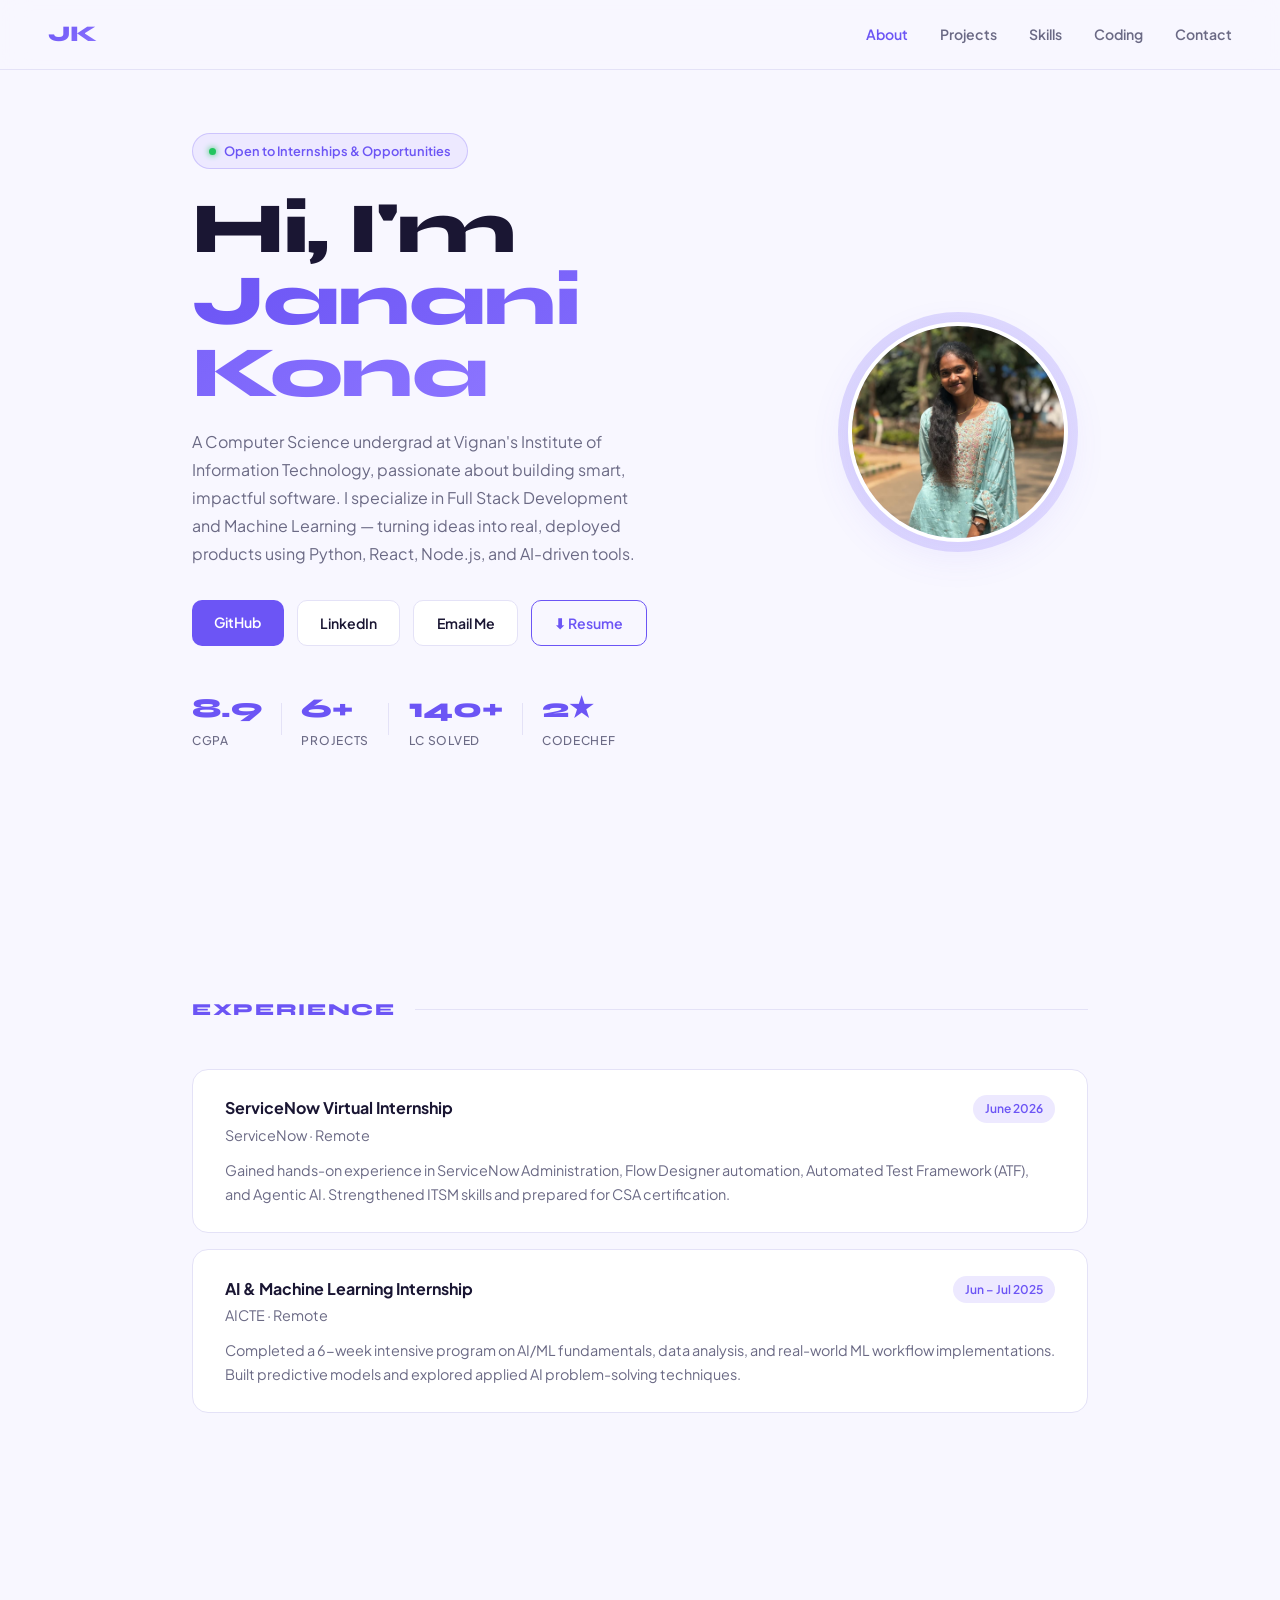
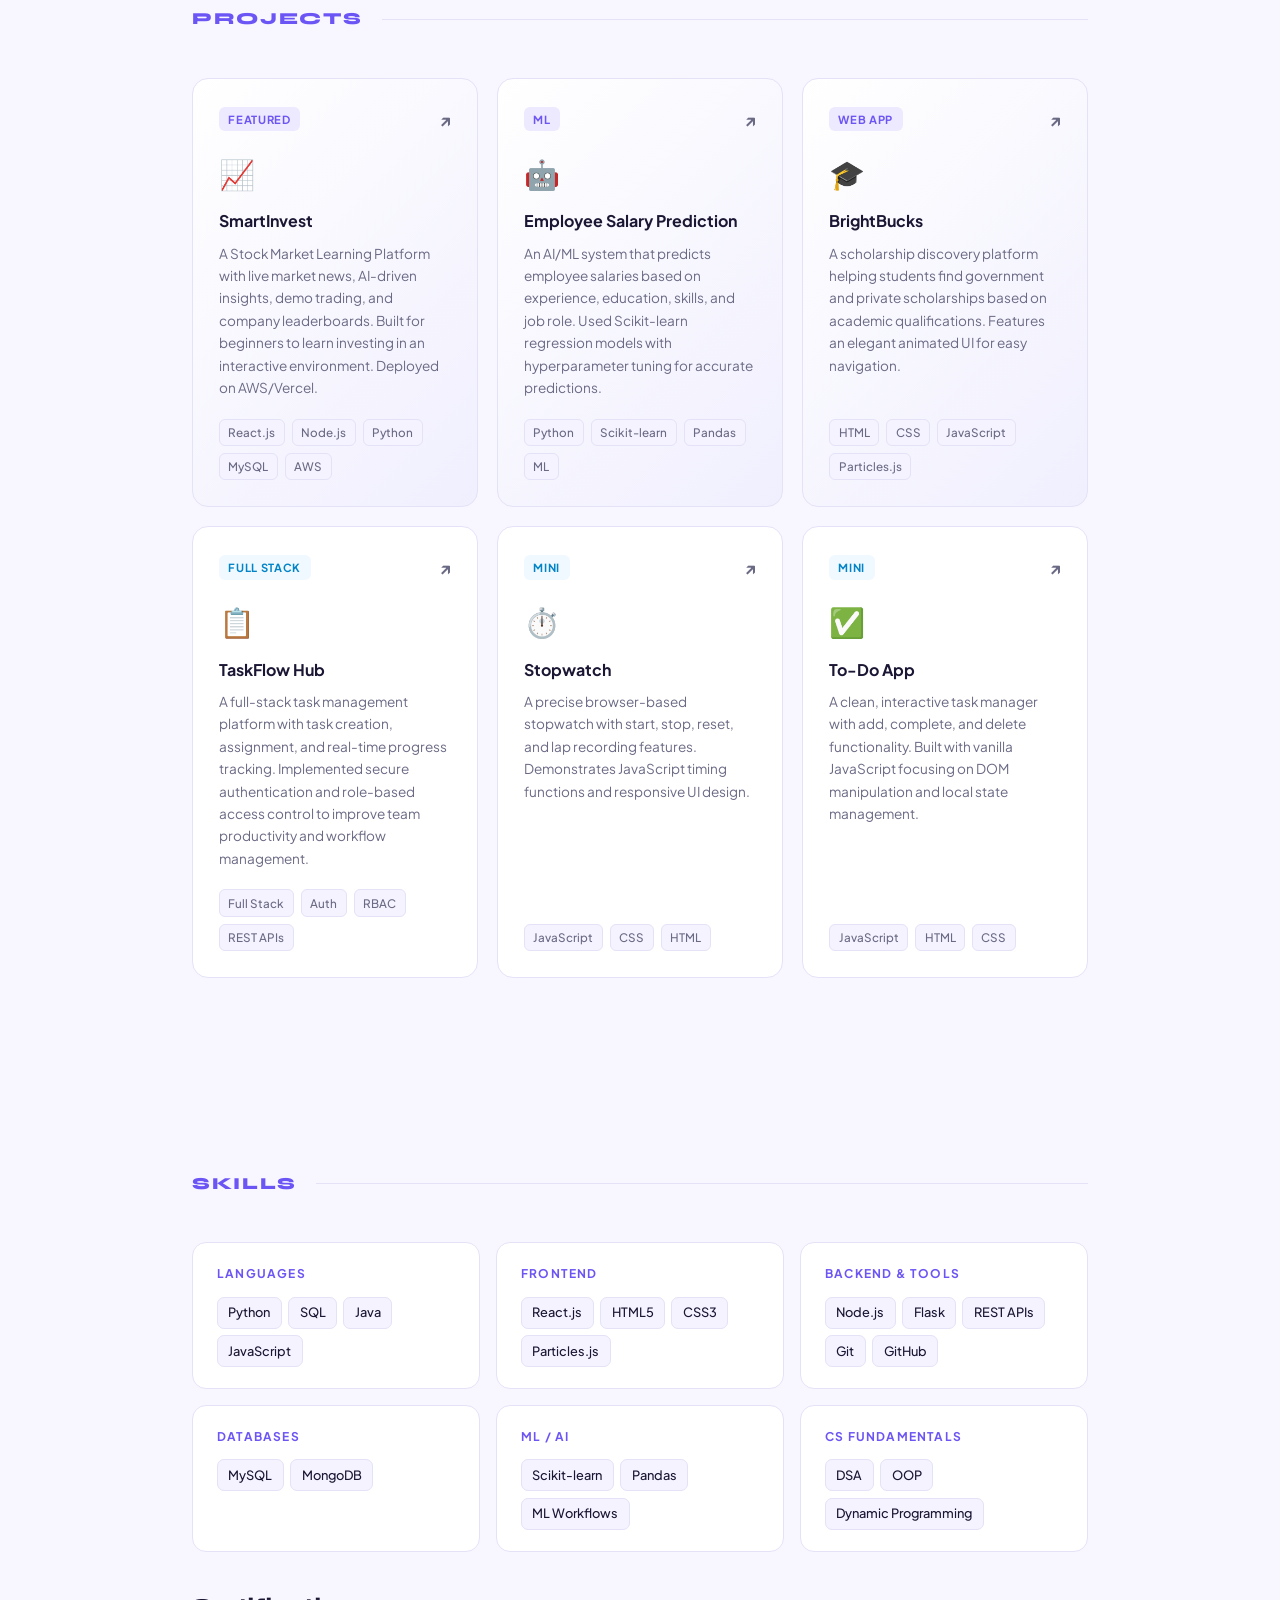
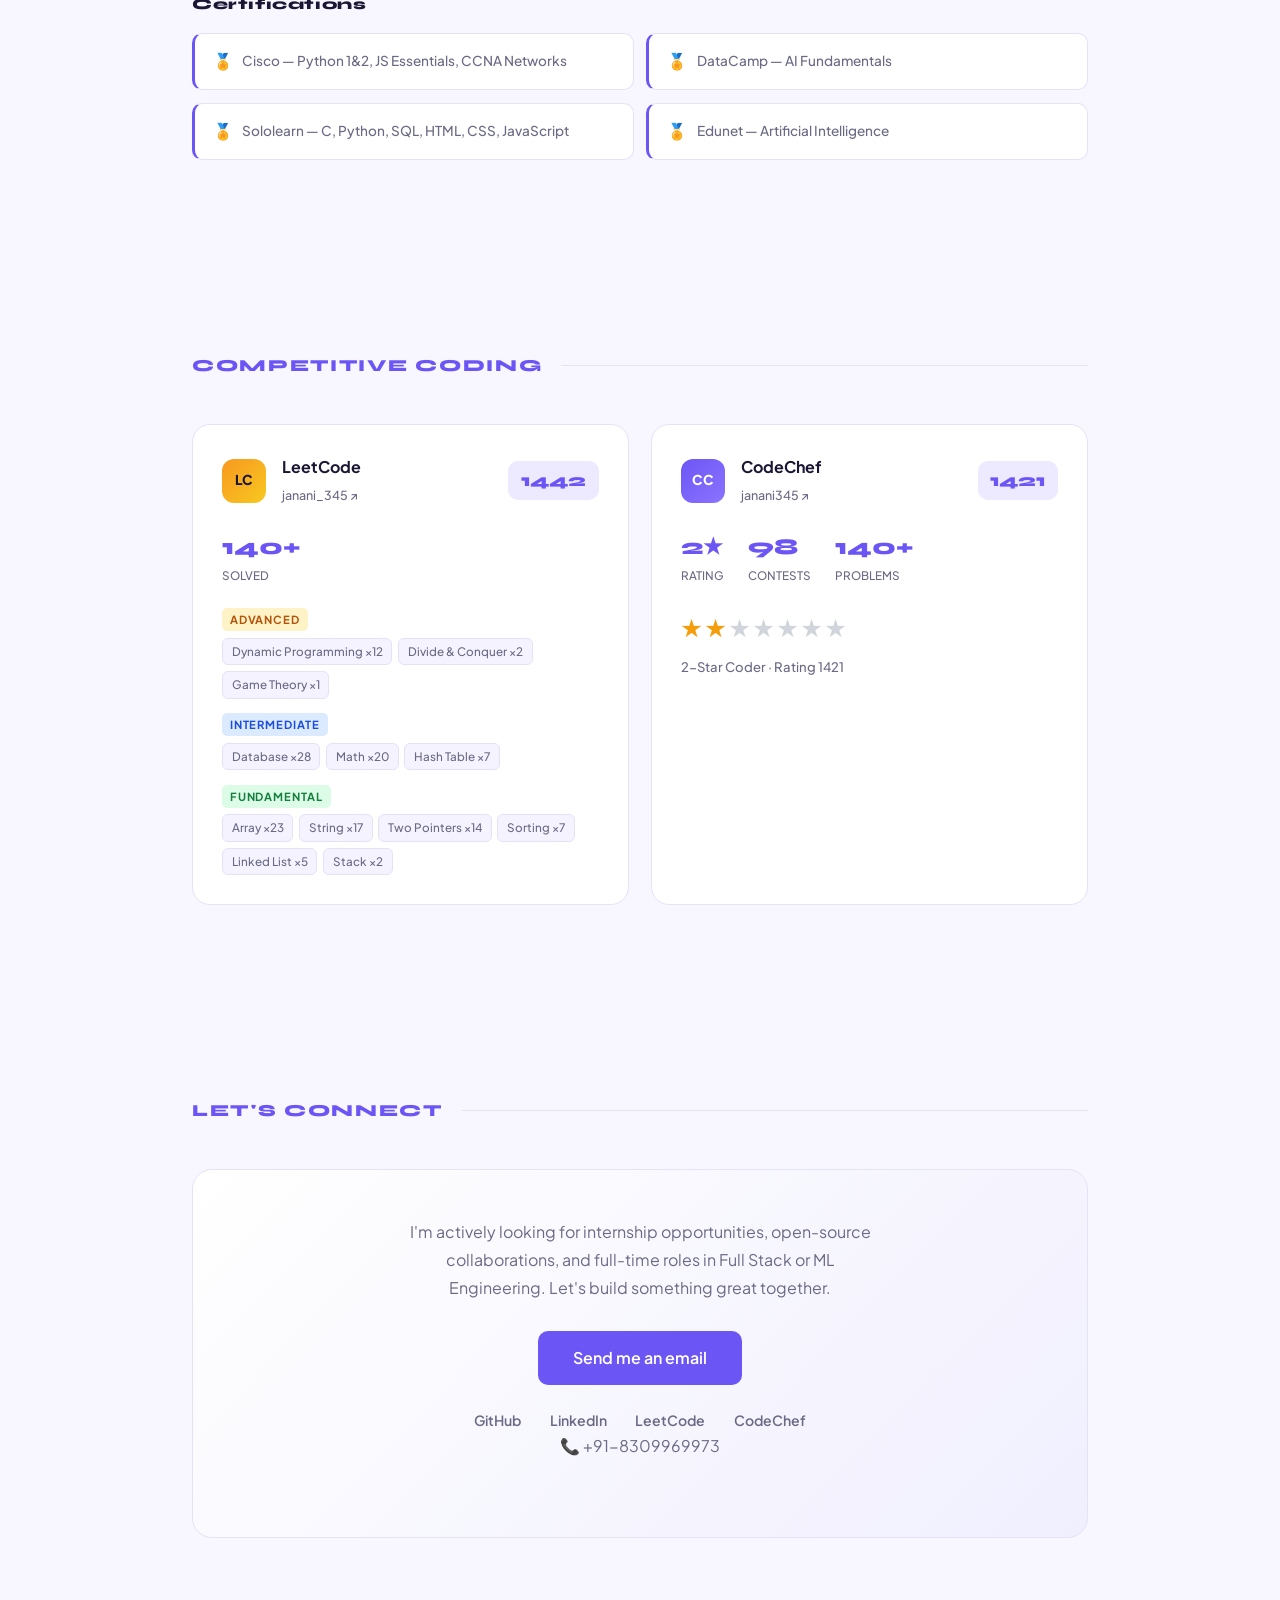
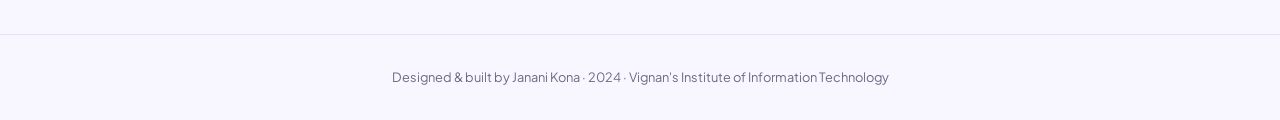
<file: index.html>
<!DOCTYPE html>
<html lang="en">
<head>
  <meta charset="UTF-8" />
  <meta name="viewport" content="width=device-width, initial-scale=1.0"/>
  <title>Janani Kona — Portfolio</title>
  <link rel="stylesheet" href="style.css" />
  <link href="https://fonts.googleapis.com/css2?family=Plus+Jakarta+Sans:wght@300;400;500;600;700;800&family=Syne:wght@700;800&display=swap" rel="stylesheet"/>
</head>
<body>

  <!-- NAV -->
  <nav>
    <span class="logo">JK</span>
    <ul>
      <li><a href="#about">About</a></li>
      <li><a href="#projects">Projects</a></li>
      <li><a href="#skills">Skills</a></li>
      <li><a href="#competitive">Coding</a></li>
      <li><a href="#contact">Contact</a></li>
    </ul>
  </nav>

  <!-- HERO -->
  <section class="hero" id="about">
    <div class="hero-left">
      <div class="hero-tag">
        <span class="dot"></span>
        Open to Internships &amp; Opportunities
      </div>
      <h1>Hi, I'm<br/><span>Janani Kona</span></h1>
      <p class="hero-sub">
        A Computer Science undergrad at Vignan's Institute of Information Technology, 
        passionate about building smart, impactful software. I specialize in Full Stack 
        Development and Machine Learning — turning ideas into real, deployed products using 
        Python, React, Node.js, and AI-driven tools.
      </p>
      <div class="hero-links">
        <a href="https://github.com/Jananikona" target="_blank" class="btn">GitHub</a>
        <a href="https://www.linkedin.com/in/janani-kona-011a062b6/" target="_blank" class="btn btn-outline">LinkedIn</a>
        <a href="mailto:jananikona2404@gmail.com" class="btn btn-outline">Email Me</a>
        <a href="Janani_Kona_Resume.pdf" download class="btn btn-resume">⬇ Resume</a>
      </div>
      <div class="hero-stats">
        <div class="stat"><strong>8.9</strong><span>CGPA</span></div>
        <div class="stat-divider"></div>
        <div class="stat"><strong>6+</strong><span>Projects</span></div>
        <div class="stat-divider"></div>
        <div class="stat"><strong>140+</strong><span>LC Solved</span></div>
        <div class="stat-divider"></div>
        <div class="stat"><strong>2★</strong><span>CodeChef</span></div>
      </div>
    </div>
    <div class="hero-right">
      <div class="avatar-wrap">
        <img src="janani.jpg" alt="Janani Kona" class="avatar"/>
        <div class="avatar-ring"></div>
      </div>
    </div>
  </section>

  <!-- EXPERIENCE -->
  <section id="experience">
    <div class="section-header">
      <h2 class="section-title">Experience</h2>
      <div class="section-line"></div>
    </div>
    <div class="timeline">
      <div class="card">
        <div class="card-head">
          <div>
            <h3>ServiceNow Virtual Internship</h3>
            <p class="card-company">ServiceNow · Remote</p>
          </div>
          <span class="pill">June 2026</span>
        </div>
        <p>Gained hands-on experience in ServiceNow Administration, Flow Designer automation, Automated Test Framework (ATF), and Agentic AI. Strengthened ITSM skills and prepared for CSA certification.</p>
      </div>
      <div class="card">
        <div class="card-head">
          <div>
            <h3>AI &amp; Machine Learning Internship</h3>
            <p class="card-company">AICTE · Remote</p>
          </div>
          <span class="pill">Jun – Jul 2025</span>
        </div>
        <p>Completed a 6-week intensive program on AI/ML fundamentals, data analysis, and real-world ML workflow implementations. Built predictive models and explored applied AI problem-solving techniques.</p>
      </div>
    </div>
  </section>

  <!-- PROJECTS -->
  <section id="projects">
    <div class="section-header">
      <h2 class="section-title">Projects</h2>
      <div class="section-line"></div>
    </div>
    <div class="projects-grid">

      <div class="project-card featured">
        <div class="project-top">
          <span class="project-badge">Featured</span>
          <a href="https://github.com/Jananikona/Smart-invest" target="_blank" class="project-link">↗</a>
        </div>
        <div class="project-icon">📈</div>
        <h3>SmartInvest</h3>
        <p>A Stock Market Learning Platform with live market news, AI-driven insights, demo trading, and company leaderboards. Built for beginners to learn investing in an interactive environment. Deployed on AWS/Vercel.</p>
        <div class="tags">
          <span>React.js</span><span>Node.js</span><span>Python</span><span>MySQL</span><span>AWS</span>
        </div>
      </div>

      <div class="project-card featured">
        <div class="project-top">
          <span class="project-badge">ML</span>
          <a href="https://github.com/Jananikona/employee_salary_prediction" target="_blank" class="project-link">↗</a>
        </div>
        <div class="project-icon">🤖</div>
        <h3>Employee Salary Prediction</h3>
        <p>An AI/ML system that predicts employee salaries based on experience, education, skills, and job role. Used Scikit-learn regression models with hyperparameter tuning for accurate predictions.</p>
        <div class="tags">
          <span>Python</span><span>Scikit-learn</span><span>Pandas</span><span>ML</span>
        </div>
      </div>

      <div class="project-card featured">
        <div class="project-top">
          <span class="project-badge">Web App</span>
          <a href="https://github.com/Jananikona/BrightBucks-Scholarships" target="_blank" class="project-link">↗</a>
        </div>
        <div class="project-icon">🎓</div>
        <h3>BrightBucks</h3>
        <p>A scholarship discovery platform helping students find government and private scholarships based on academic qualifications. Features an elegant animated UI for easy navigation.</p>
        <div class="tags">
          <span>HTML</span><span>CSS</span><span>JavaScript</span><span>Particles.js</span>
        </div>
      </div>

      <div class="project-card">
        <div class="project-top">
          <span class="project-badge secondary">Full Stack</span>
          <a href="https://github.com/Jananikona" target="_blank" class="project-link">↗</a>
        </div>
        <div class="project-icon">📋</div>
        <h3>TaskFlow Hub</h3>
        <p>A full-stack task management platform with task creation, assignment, and real-time progress tracking. Implemented secure authentication and role-based access control to improve team productivity and workflow management.</p>
        <div class="tags">
          <span>Full Stack</span><span>Auth</span><span>RBAC</span><span>REST APIs</span>
        </div>
      </div>

      <div class="project-card">
        <div class="project-top">
          <span class="project-badge secondary">Mini</span>
          <a href="https://github.com/Jananikona/stop-watch" target="_blank" class="project-link">↗</a>
        </div>
        <div class="project-icon">⏱️</div>
        <h3>Stopwatch</h3>
        <p>A precise browser-based stopwatch with start, stop, reset, and lap recording features. Demonstrates JavaScript timing functions and responsive UI design.</p>
        <div class="tags">
          <span>JavaScript</span><span>CSS</span><span>HTML</span>
        </div>
      </div>

      <div class="project-card">
        <div class="project-top">
          <span class="project-badge secondary">Mini</span>
          <a href="https://github.com/Jananikona/to-do" target="_blank" class="project-link">↗</a>
        </div>
        <div class="project-icon">✅</div>
        <h3>To-Do App</h3>
        <p>A clean, interactive task manager with add, complete, and delete functionality. Built with vanilla JavaScript focusing on DOM manipulation and local state management.</p>
        <div class="tags">
          <span>JavaScript</span><span>HTML</span><span>CSS</span>
        </div>
      </div>



    </div>
  </section>

  <!-- SKILLS -->
  <section id="skills">
    <div class="section-header">
      <h2 class="section-title">Skills</h2>
      <div class="section-line"></div>
    </div>
    <div class="skills-grid">
      <div class="skill-group">
        <h4>Languages</h4>
        <div class="skill-pills">
          <span>Python</span><span>SQL</span><span>Java</span><span>JavaScript</span>
        </div>
      </div>
      <div class="skill-group">
        <h4>Frontend</h4>
        <div class="skill-pills">
          <span>React.js</span><span>HTML5</span><span>CSS3</span><span>Particles.js</span>
        </div>
      </div>
      <div class="skill-group">
        <h4>Backend &amp; Tools</h4>
        <div class="skill-pills">
          <span>Node.js</span><span>Flask</span><span>REST APIs</span><span>Git</span><span>GitHub</span>
        </div>
      </div>
      <div class="skill-group">
        <h4>Databases</h4>
        <div class="skill-pills">
          <span>MySQL</span><span>MongoDB</span>
        </div>
      </div>
      <div class="skill-group">
        <h4>ML / AI</h4>
        <div class="skill-pills">
          <span>Scikit-learn</span><span>Pandas</span><span>ML Workflows</span>
        </div>
      </div>
      <div class="skill-group">
        <h4>CS Fundamentals</h4>
        <div class="skill-pills">
          <span>DSA</span><span>OOP</span><span>Dynamic Programming</span>
        </div>
      </div>
    </div>

    <!-- CERTIFICATIONS -->
    <h3 class="sub-title">Certifications</h3>
    <div class="certs-row">
      <div class="cert"><span class="cert-icon">🏅</span>Cisco — Python 1&2, JS Essentials, CCNA Networks</div>
      <div class="cert"><span class="cert-icon">🏅</span>DataCamp — AI Fundamentals</div>
      <div class="cert"><span class="cert-icon">🏅</span>Sololearn — C, Python, SQL, HTML, CSS, JavaScript</div>
      <div class="cert"><span class="cert-icon">🏅</span>Edunet — Artificial Intelligence</div>
    </div>
  </section>

  <!-- COMPETITIVE CODING -->
  <section id="competitive">
    <div class="section-header">
      <h2 class="section-title">Competitive Coding</h2>
      <div class="section-line"></div>
    </div>
    <div class="coding-grid">

      <!-- LeetCode -->
      <div class="coding-card">
        <div class="coding-header">
          <div class="coding-logo lc-logo">LC</div>
          <div>
            <h3>LeetCode</h3>
            <a href="https://leetcode.com/u/janani_345/" target="_blank" class="profile-link">janani_345 ↗</a>
          </div>
          <div class="rating-badge">1442</div>
        </div>
        <div class="coding-stat-row">
          <div class="coding-stat"><strong>140+</strong><span>Solved</span></div>
        </div>
        <div class="lc-tags">
          <div class="lc-level">
            <span class="lc-label advanced">Advanced</span>
            <div class="lc-chips">
              <span>Dynamic Programming ×12</span>
              <span>Divide &amp; Conquer ×2</span>
              <span>Game Theory ×1</span>
            </div>
          </div>
          <div class="lc-level">
            <span class="lc-label intermediate">Intermediate</span>
            <div class="lc-chips">
              <span>Database ×28</span>
              <span>Math ×20</span>
              <span>Hash Table ×7</span>
            </div>
          </div>
          <div class="lc-level">
            <span class="lc-label fundamental">Fundamental</span>
            <div class="lc-chips">
              <span>Array ×23</span>
              <span>String ×17</span>
              <span>Two Pointers ×14</span>
              <span>Sorting ×7</span>
              <span>Linked List ×5</span>
              <span>Stack ×2</span>
            </div>
          </div>
        </div>
      </div>

      <!-- CodeChef -->
      <div class="coding-card">
        <div class="coding-header">
          <div class="coding-logo cc-logo">CC</div>
          <div>
            <h3>CodeChef</h3>
            <a href="https://www.codechef.com/users/janani345" target="_blank" class="profile-link">janani345 ↗</a>
          </div>
          <div class="rating-badge cc">1421</div>
        </div>
        <div class="coding-stat-row">
          <div class="coding-stat"><strong>2★</strong><span>Rating</span></div>
          <div class="coding-stat"><strong>98</strong><span>Contests</span></div>
          <div class="coding-stat"><strong>140+</strong><span>Problems</span></div>
        </div>
        <div class="star-display">
          <span class="star filled">★</span>
          <span class="star filled">★</span>
          <span class="star">★</span>
          <span class="star">★</span>
          <span class="star">★</span>
          <span class="star">★</span>
          <span class="star">★</span>
          <p class="star-label">2-Star Coder · Rating 1421</p>
        </div>
      </div>

    </div>
  </section>

  <!-- CONTACT -->
  <section id="contact">
    <div class="section-header">
      <h2 class="section-title">Let's Connect</h2>
      <div class="section-line"></div>
    </div>
    <div class="contact-box">
      <p>I'm actively looking for internship opportunities, open-source collaborations, and full-time roles in Full Stack or ML Engineering. Let's build something great together.</p>
      <a href="mailto:jananikona2404@gmail.com" class="btn big-btn">Send me an email</a>
      <div class="contact-links">
        <a href="https://github.com/Jananikona" target="_blank">GitHub</a>
        <a href="https://www.linkedin.com/in/janani-kona-011a062b6/" target="_blank">LinkedIn</a>
        <a href="https://leetcode.com/u/janani_345/" target="_blank">LeetCode</a>
        <a href="https://www.codechef.com/users/janani345" target="_blank">CodeChef</a>
      </div>
      <p class="contact-phone">📞 +91-8309969973</p>
    </div>
  </section>

  <footer>
    <p>Designed &amp; built by Janani Kona · 2024 · Vignan's Institute of Information Technology</p>
  </footer>

  <script src="script.js"></script>
</body>
</html>
</file>
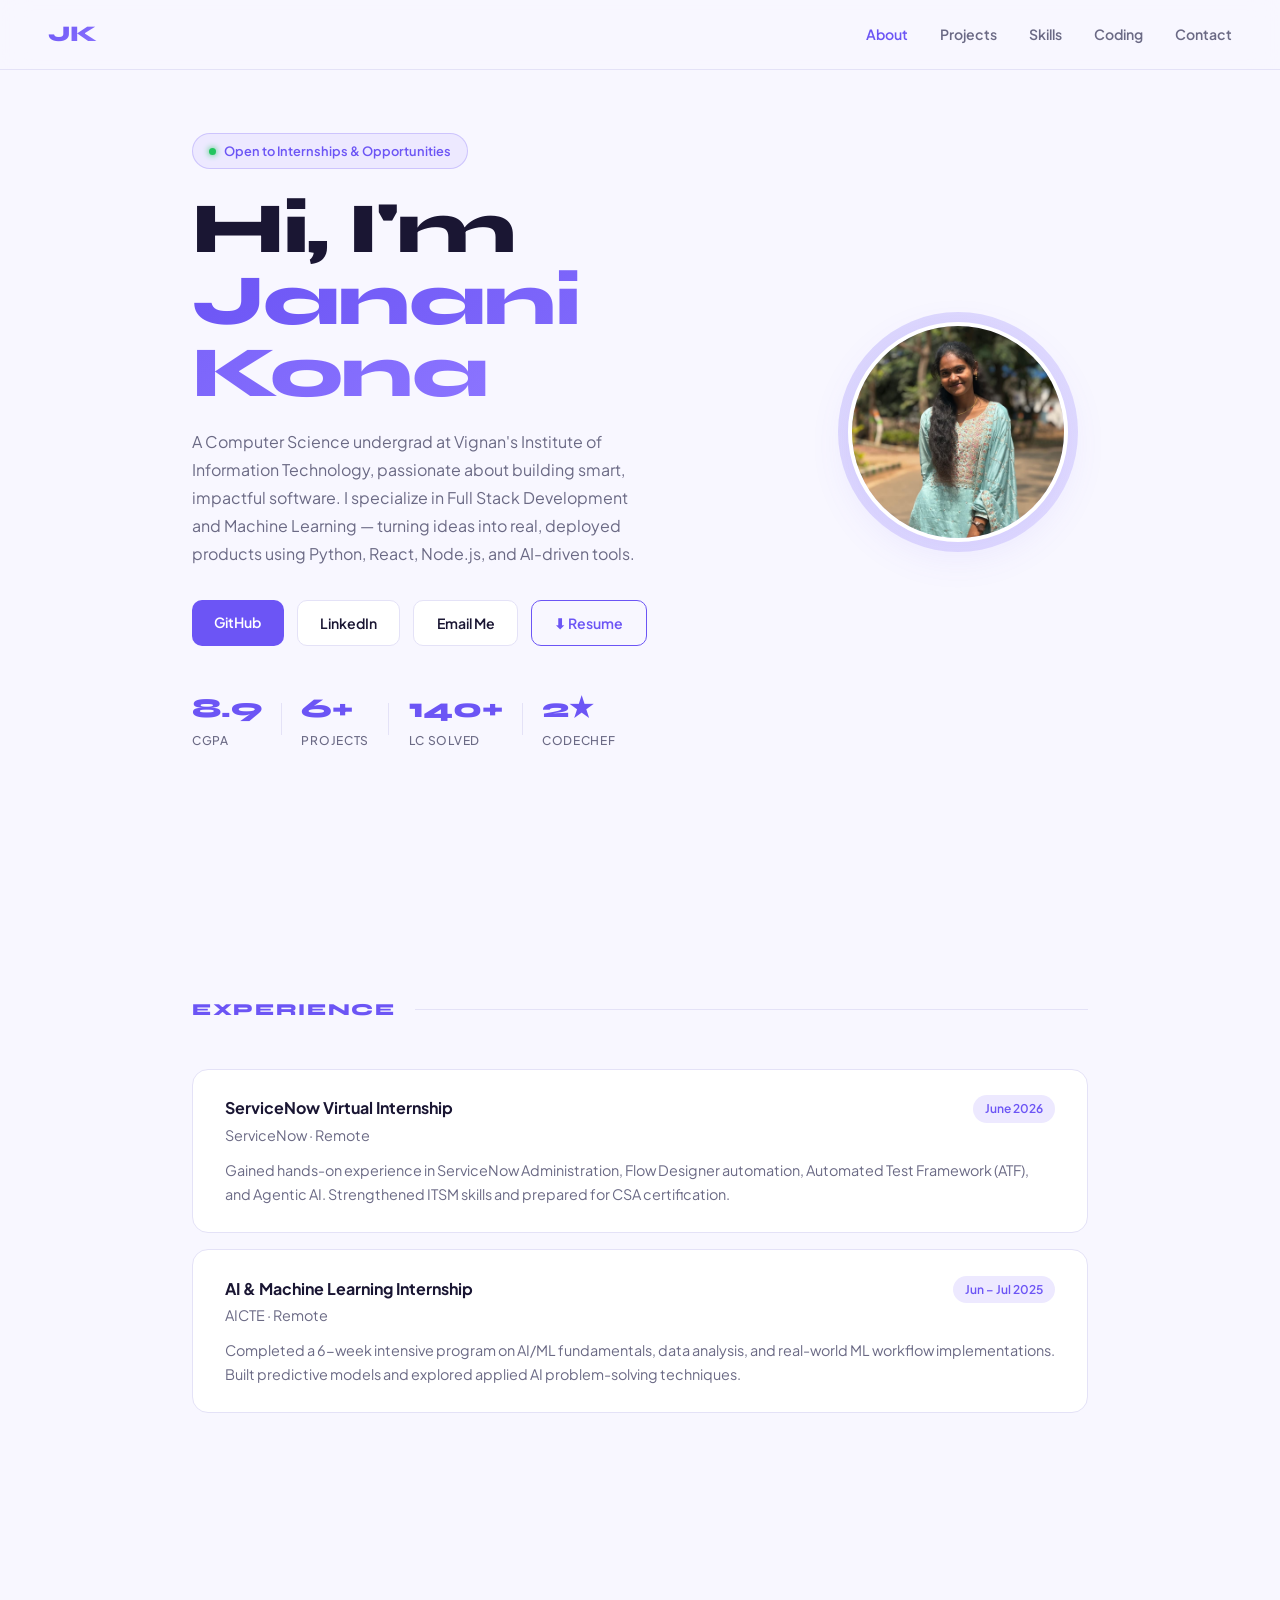
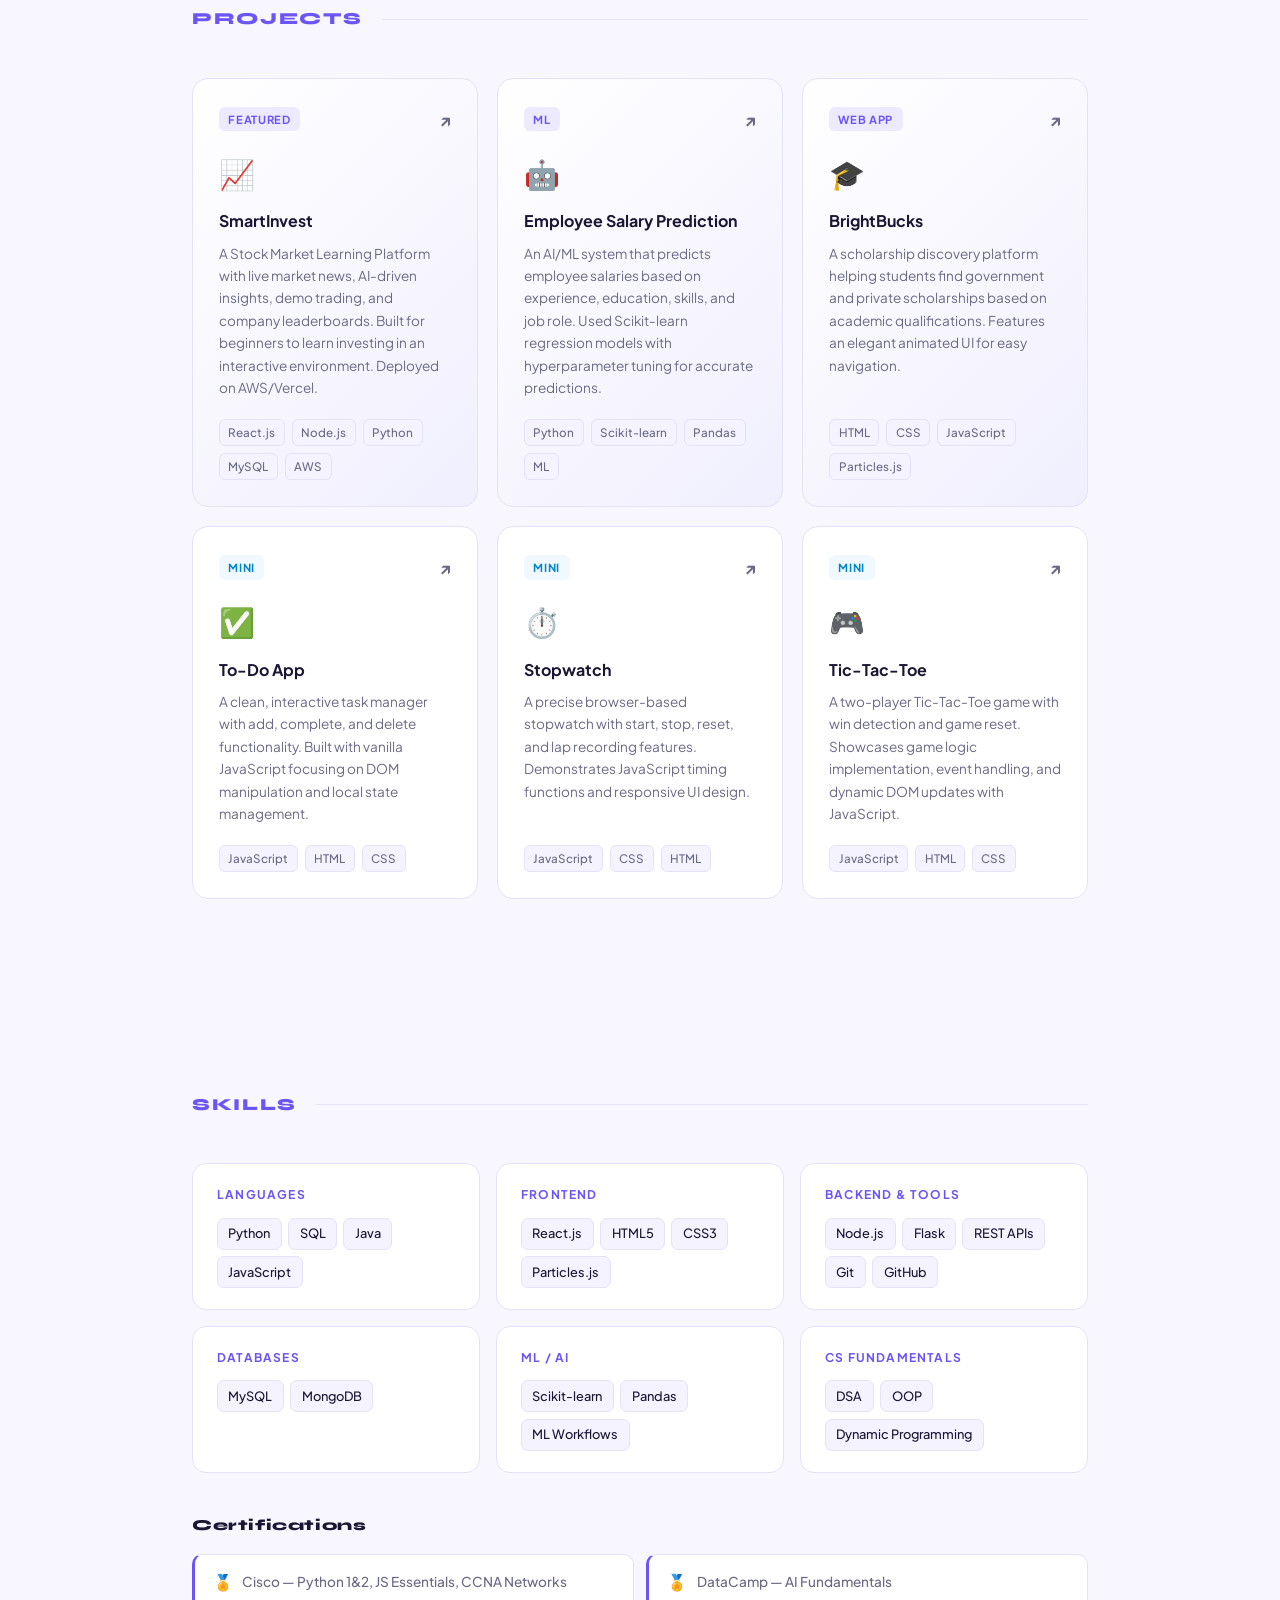
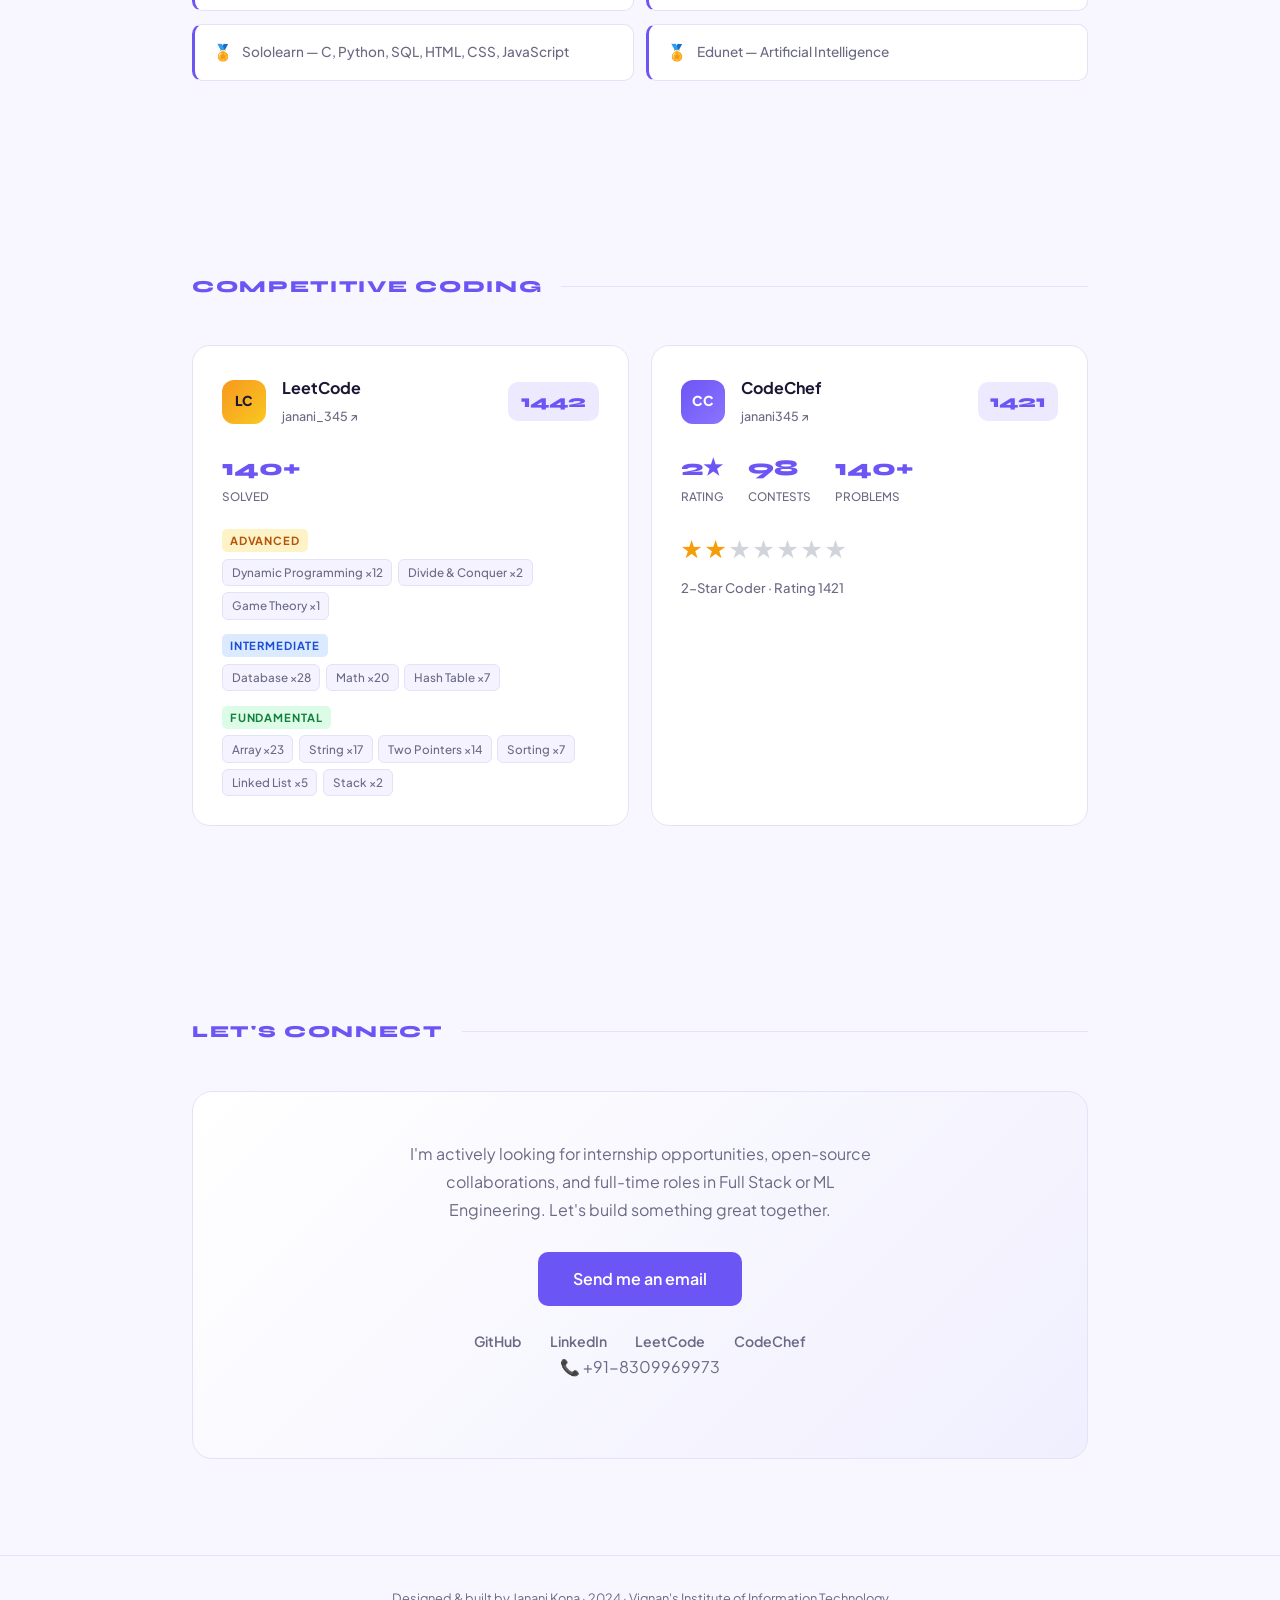
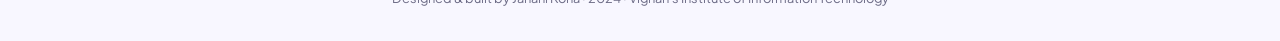
<file: index (1).html>
<!DOCTYPE html>
<html lang="en">
<head>
  <meta charset="UTF-8" />
  <meta name="viewport" content="width=device-width, initial-scale=1.0"/>
  <title>Janani Kona — Portfolio</title>
  <link rel="stylesheet" href="style.css" />
  <link href="https://fonts.googleapis.com/css2?family=Plus+Jakarta+Sans:wght@300;400;500;600;700;800&family=Syne:wght@700;800&display=swap" rel="stylesheet"/>
</head>
<body>

  <!-- NAV -->
  <nav>
    <span class="logo">JK</span>
    <ul>
      <li><a href="#about">About</a></li>
      <li><a href="#projects">Projects</a></li>
      <li><a href="#skills">Skills</a></li>
      <li><a href="#competitive">Coding</a></li>
      <li><a href="#contact">Contact</a></li>
    </ul>
  </nav>

  <!-- HERO -->
  <section class="hero" id="about">
    <div class="hero-left">
      <div class="hero-tag">
        <span class="dot"></span>
        Open to Internships &amp; Opportunities
      </div>
      <h1>Hi, I'm<br/><span>Janani Kona</span></h1>
      <p class="hero-sub">
        A Computer Science undergrad at Vignan's Institute of Information Technology, 
        passionate about building smart, impactful software. I specialize in Full Stack 
        Development and Machine Learning — turning ideas into real, deployed products using 
        Python, React, Node.js, and AI-driven tools.
      </p>
      <div class="hero-links">
        <a href="https://github.com/Jananikona" target="_blank" class="btn">GitHub</a>
        <a href="https://www.linkedin.com/in/janani-kona-011a062b6/" target="_blank" class="btn btn-outline">LinkedIn</a>
        <a href="mailto:jananikona2404@gmail.com" class="btn btn-outline">Email Me</a>
        <a href="Janani_Kona_Resume.pdf" download class="btn btn-resume">⬇ Resume</a>
      </div>
      <div class="hero-stats">
        <div class="stat"><strong>8.9</strong><span>CGPA</span></div>
        <div class="stat-divider"></div>
        <div class="stat"><strong>6+</strong><span>Projects</span></div>
        <div class="stat-divider"></div>
        <div class="stat"><strong>140+</strong><span>LC Solved</span></div>
        <div class="stat-divider"></div>
        <div class="stat"><strong>2★</strong><span>CodeChef</span></div>
      </div>
    </div>
    <div class="hero-right">
      <div class="avatar-wrap">
        <img src="janani.jpg" alt="Janani Kona" class="avatar"/>
        <div class="avatar-ring"></div>
      </div>
    </div>
  </section>

  <!-- EXPERIENCE -->
  <section id="experience">
    <div class="section-header">
      <h2 class="section-title">Experience</h2>
      <div class="section-line"></div>
    </div>
    <div class="timeline">
      <div class="card">
        <div class="card-head">
          <div>
            <h3>ServiceNow Virtual Internship</h3>
            <p class="card-company">ServiceNow · Remote</p>
          </div>
          <span class="pill">June 2026</span>
        </div>
        <p>Gained hands-on experience in ServiceNow Administration, Flow Designer automation, Automated Test Framework (ATF), and Agentic AI. Strengthened ITSM skills and prepared for CSA certification.</p>
      </div>
      <div class="card">
        <div class="card-head">
          <div>
            <h3>AI &amp; Machine Learning Internship</h3>
            <p class="card-company">AICTE · Remote</p>
          </div>
          <span class="pill">Jun – Jul 2025</span>
        </div>
        <p>Completed a 6-week intensive program on AI/ML fundamentals, data analysis, and real-world ML workflow implementations. Built predictive models and explored applied AI problem-solving techniques.</p>
      </div>
    </div>
  </section>

  <!-- PROJECTS -->
  <section id="projects">
    <div class="section-header">
      <h2 class="section-title">Projects</h2>
      <div class="section-line"></div>
    </div>
    <div class="projects-grid">

      <div class="project-card featured">
        <div class="project-top">
          <span class="project-badge">Featured</span>
          <a href="https://github.com/Jananikona/Smart-invest" target="_blank" class="project-link">↗</a>
        </div>
        <div class="project-icon">📈</div>
        <h3>SmartInvest</h3>
        <p>A Stock Market Learning Platform with live market news, AI-driven insights, demo trading, and company leaderboards. Built for beginners to learn investing in an interactive environment. Deployed on AWS/Vercel.</p>
        <div class="tags">
          <span>React.js</span><span>Node.js</span><span>Python</span><span>MySQL</span><span>AWS</span>
        </div>
      </div>

      <div class="project-card featured">
        <div class="project-top">
          <span class="project-badge">ML</span>
          <a href="https://github.com/Jananikona/employee_salary_prediction" target="_blank" class="project-link">↗</a>
        </div>
        <div class="project-icon">🤖</div>
        <h3>Employee Salary Prediction</h3>
        <p>An AI/ML system that predicts employee salaries based on experience, education, skills, and job role. Used Scikit-learn regression models with hyperparameter tuning for accurate predictions.</p>
        <div class="tags">
          <span>Python</span><span>Scikit-learn</span><span>Pandas</span><span>ML</span>
        </div>
      </div>

      <div class="project-card featured">
        <div class="project-top">
          <span class="project-badge">Web App</span>
          <a href="https://github.com/Jananikona/BrightBucks-Scholarships" target="_blank" class="project-link">↗</a>
        </div>
        <div class="project-icon">🎓</div>
        <h3>BrightBucks</h3>
        <p>A scholarship discovery platform helping students find government and private scholarships based on academic qualifications. Features an elegant animated UI for easy navigation.</p>
        <div class="tags">
          <span>HTML</span><span>CSS</span><span>JavaScript</span><span>Particles.js</span>
        </div>
      </div>

      <div class="project-card">
        <div class="project-top">
          <span class="project-badge secondary">Mini</span>
          <a href="https://github.com/Jananikona/to-do" target="_blank" class="project-link">↗</a>
        </div>
        <div class="project-icon">✅</div>
        <h3>To-Do App</h3>
        <p>A clean, interactive task manager with add, complete, and delete functionality. Built with vanilla JavaScript focusing on DOM manipulation and local state management.</p>
        <div class="tags">
          <span>JavaScript</span><span>HTML</span><span>CSS</span>
        </div>
      </div>

      <div class="project-card">
        <div class="project-top">
          <span class="project-badge secondary">Mini</span>
          <a href="https://github.com/Jananikona/stop-watch" target="_blank" class="project-link">↗</a>
        </div>
        <div class="project-icon">⏱️</div>
        <h3>Stopwatch</h3>
        <p>A precise browser-based stopwatch with start, stop, reset, and lap recording features. Demonstrates JavaScript timing functions and responsive UI design.</p>
        <div class="tags">
          <span>JavaScript</span><span>CSS</span><span>HTML</span>
        </div>
      </div>

      <div class="project-card">
        <div class="project-top">
          <span class="project-badge secondary">Mini</span>
          <a href="https://github.com/Jananikona/tic-tac" target="_blank" class="project-link">↗</a>
        </div>
        <div class="project-icon">🎮</div>
        <h3>Tic-Tac-Toe</h3>
        <p>A two-player Tic-Tac-Toe game with win detection and game reset. Showcases game logic implementation, event handling, and dynamic DOM updates with JavaScript.</p>
        <div class="tags">
          <span>JavaScript</span><span>HTML</span><span>CSS</span>
        </div>
      </div>

    </div>
  </section>

  <!-- SKILLS -->
  <section id="skills">
    <div class="section-header">
      <h2 class="section-title">Skills</h2>
      <div class="section-line"></div>
    </div>
    <div class="skills-grid">
      <div class="skill-group">
        <h4>Languages</h4>
        <div class="skill-pills">
          <span>Python</span><span>SQL</span><span>Java</span><span>JavaScript</span>
        </div>
      </div>
      <div class="skill-group">
        <h4>Frontend</h4>
        <div class="skill-pills">
          <span>React.js</span><span>HTML5</span><span>CSS3</span><span>Particles.js</span>
        </div>
      </div>
      <div class="skill-group">
        <h4>Backend &amp; Tools</h4>
        <div class="skill-pills">
          <span>Node.js</span><span>Flask</span><span>REST APIs</span><span>Git</span><span>GitHub</span>
        </div>
      </div>
      <div class="skill-group">
        <h4>Databases</h4>
        <div class="skill-pills">
          <span>MySQL</span><span>MongoDB</span>
        </div>
      </div>
      <div class="skill-group">
        <h4>ML / AI</h4>
        <div class="skill-pills">
          <span>Scikit-learn</span><span>Pandas</span><span>ML Workflows</span>
        </div>
      </div>
      <div class="skill-group">
        <h4>CS Fundamentals</h4>
        <div class="skill-pills">
          <span>DSA</span><span>OOP</span><span>Dynamic Programming</span>
        </div>
      </div>
    </div>

    <!-- CERTIFICATIONS -->
    <h3 class="sub-title">Certifications</h3>
    <div class="certs-row">
      <div class="cert"><span class="cert-icon">🏅</span>Cisco — Python 1&2, JS Essentials, CCNA Networks</div>
      <div class="cert"><span class="cert-icon">🏅</span>DataCamp — AI Fundamentals</div>
      <div class="cert"><span class="cert-icon">🏅</span>Sololearn — C, Python, SQL, HTML, CSS, JavaScript</div>
      <div class="cert"><span class="cert-icon">🏅</span>Edunet — Artificial Intelligence</div>
    </div>
  </section>

  <!-- COMPETITIVE CODING -->
  <section id="competitive">
    <div class="section-header">
      <h2 class="section-title">Competitive Coding</h2>
      <div class="section-line"></div>
    </div>
    <div class="coding-grid">

      <!-- LeetCode -->
      <div class="coding-card">
        <div class="coding-header">
          <div class="coding-logo lc-logo">LC</div>
          <div>
            <h3>LeetCode</h3>
            <a href="https://leetcode.com/u/janani_345/" target="_blank" class="profile-link">janani_345 ↗</a>
          </div>
          <div class="rating-badge">1442</div>
        </div>
        <div class="coding-stat-row">
          <div class="coding-stat"><strong>140+</strong><span>Solved</span></div>
        </div>
        <div class="lc-tags">
          <div class="lc-level">
            <span class="lc-label advanced">Advanced</span>
            <div class="lc-chips">
              <span>Dynamic Programming ×12</span>
              <span>Divide &amp; Conquer ×2</span>
              <span>Game Theory ×1</span>
            </div>
          </div>
          <div class="lc-level">
            <span class="lc-label intermediate">Intermediate</span>
            <div class="lc-chips">
              <span>Database ×28</span>
              <span>Math ×20</span>
              <span>Hash Table ×7</span>
            </div>
          </div>
          <div class="lc-level">
            <span class="lc-label fundamental">Fundamental</span>
            <div class="lc-chips">
              <span>Array ×23</span>
              <span>String ×17</span>
              <span>Two Pointers ×14</span>
              <span>Sorting ×7</span>
              <span>Linked List ×5</span>
              <span>Stack ×2</span>
            </div>
          </div>
        </div>
      </div>

      <!-- CodeChef -->
      <div class="coding-card">
        <div class="coding-header">
          <div class="coding-logo cc-logo">CC</div>
          <div>
            <h3>CodeChef</h3>
            <a href="https://www.codechef.com/users/janani345" target="_blank" class="profile-link">janani345 ↗</a>
          </div>
          <div class="rating-badge cc">1421</div>
        </div>
        <div class="coding-stat-row">
          <div class="coding-stat"><strong>2★</strong><span>Rating</span></div>
          <div class="coding-stat"><strong>98</strong><span>Contests</span></div>
          <div class="coding-stat"><strong>140+</strong><span>Problems</span></div>
        </div>
        <div class="star-display">
          <span class="star filled">★</span>
          <span class="star filled">★</span>
          <span class="star">★</span>
          <span class="star">★</span>
          <span class="star">★</span>
          <span class="star">★</span>
          <span class="star">★</span>
          <p class="star-label">2-Star Coder · Rating 1421</p>
        </div>
      </div>

    </div>
  </section>

  <!-- CONTACT -->
  <section id="contact">
    <div class="section-header">
      <h2 class="section-title">Let's Connect</h2>
      <div class="section-line"></div>
    </div>
    <div class="contact-box">
      <p>I'm actively looking for internship opportunities, open-source collaborations, and full-time roles in Full Stack or ML Engineering. Let's build something great together.</p>
      <a href="mailto:jananikona2404@gmail.com" class="btn big-btn">Send me an email</a>
      <div class="contact-links">
        <a href="https://github.com/Jananikona" target="_blank">GitHub</a>
        <a href="https://www.linkedin.com/in/janani-kona-011a062b6/" target="_blank">LinkedIn</a>
        <a href="https://leetcode.com/u/janani_345/" target="_blank">LeetCode</a>
        <a href="https://www.codechef.com/users/janani345" target="_blank">CodeChef</a>
      </div>
      <p class="contact-phone">📞 +91-8309969973</p>
    </div>
  </section>

  <footer>
    <p>Designed &amp; built by Janani Kona · 2024 · Vignan's Institute of Information Technology</p>
  </footer>

  <script src="script.js"></script>
</body>
</html>
</file>
<file: style.css>
/* ===== RESET & BASE ===== */
*, *::before, *::after { box-sizing: border-box; margin: 0; padding: 0; }

:root {
  --bg: #f8f7ff;
  --bg2: #f0effe;
  --surface: #ffffff;
  --surface2: #f4f3ff;
  --accent: #6c55f5;
  --accent2: #8b74ff;
  --accent-light: #ede9ff;
  --text: #1a1633;
  --muted: #6b6a85;
  --border: #e4e2f7;
  --shadow: rgba(108, 85, 245, 0.1);
  --font-display: 'Syne', sans-serif;
  --font-body: 'Plus Jakarta Sans', sans-serif;
}

html { scroll-behavior: smooth; }
body {
  background: var(--bg);
  color: var(--text);
  font-family: var(--font-body);
  font-size: 16px;
  line-height: 1.65;
  overflow-x: hidden;
}

/* ===== NAV ===== */
nav {
  position: fixed; top: 0; left: 0; right: 0;
  display: flex; justify-content: space-between; align-items: center;
  padding: 1rem 3rem;
  background: rgba(248,247,255,0.9);
  backdrop-filter: blur(14px);
  border-bottom: 1px solid var(--border);
  z-index: 100;
}
.logo {
  font-family: var(--font-display);
  font-size: 1.4rem; font-weight: 800;
  background: linear-gradient(135deg, var(--accent), var(--accent2));
  -webkit-background-clip: text; -webkit-text-fill-color: transparent;
  background-clip: text;
}
nav ul { list-style: none; display: flex; gap: 2rem; }
nav ul a {
  color: var(--muted); text-decoration: none;
  font-size: 0.88rem; font-weight: 600;
  transition: color 0.2s;
}
nav ul a:hover, nav ul a.active { color: var(--accent); }

/* ===== SECTIONS ===== */
section {
  max-width: 960px; margin: 0 auto; padding: 6rem 2rem;
}
.section-header {
  display: flex; align-items: center; gap: 1.2rem; margin-bottom: 2.8rem;
}
.section-title {
  font-family: var(--font-display);
  font-size: 1.05rem; font-weight: 800;
  letter-spacing: 0.1em; text-transform: uppercase;
  color: var(--accent); white-space: nowrap;
}
.section-line {
  flex: 1; height: 1px; background: var(--border);
}

/* ===== HERO ===== */
.hero {
  min-height: 100vh;
  display: flex; align-items: center;
  gap: 3rem; padding-top: 5rem;
}
.hero-left { flex: 1; }
.hero-right {
  flex-shrink: 0;
  display: flex; align-items: center; justify-content: center;
}
.avatar-wrap { position: relative; width: 240px; height: 240px; }
.avatar {
  width: 220px; height: 220px;
  border-radius: 50%;
  object-fit: cover;
  border: 4px solid var(--surface);
  box-shadow: 0 12px 40px var(--shadow);
  position: relative; z-index: 1;
}
.avatar-ring {
  position: absolute; top: -10px; left: -10px;
  width: 240px; height: 240px; border-radius: 50%;
  background: linear-gradient(135deg, var(--accent), var(--accent2));
  opacity: 0.2; z-index: 0;
}
.hero-tag {
  display: inline-flex; align-items: center; gap: 0.5rem;
  background: var(--accent-light);
  border: 1px solid rgba(108,85,245,0.25);
  color: var(--accent); padding: 0.4rem 1rem;
  border-radius: 100px; font-size: 0.8rem; font-weight: 600;
  width: fit-content; margin-bottom: 1.5rem;
}
.dot {
  width: 7px; height: 7px; background: #22c55e;
  border-radius: 50%; box-shadow: 0 0 6px #22c55e;
}
h1 {
  font-family: var(--font-display);
  font-size: clamp(2.6rem, 6vw, 4.5rem);
  font-weight: 800; line-height: 1.0;
  letter-spacing: -0.02em; margin-bottom: 1.2rem;
  color: var(--text);
}
h1 span {
  background: linear-gradient(135deg, var(--accent), var(--accent2));
  -webkit-background-clip: text; -webkit-text-fill-color: transparent;
  background-clip: text;
}
.hero-sub {
  color: var(--muted); font-size: 1rem; max-width: 460px;
  margin-bottom: 2rem; line-height: 1.75;
}
.hero-links { display: flex; gap: 0.8rem; margin-bottom: 2.5rem; flex-wrap: wrap; }

/* ===== BUTTONS ===== */
.btn {
  display: inline-block; padding: 0.65rem 1.4rem;
  background: var(--accent); color: #fff;
  text-decoration: none; border-radius: 10px;
  font-size: 0.88rem; font-weight: 600; transition: all 0.22s;
}
.btn:hover {
  background: var(--accent2); transform: translateY(-2px);
  box-shadow: 0 6px 20px var(--shadow);
}
.btn-outline {
  background: var(--surface); border: 1.5px solid var(--border);
  color: var(--text);
}
.btn-outline:hover {
  border-color: var(--accent); color: var(--accent);
  background: var(--accent-light); box-shadow: none; transform: none;
}
.big-btn { padding: 0.85rem 2.2rem; font-size: 1rem; }
.btn-resume {
  background: transparent; border: 1.5px solid var(--accent);
  color: var(--accent); font-weight: 600;
}
.btn-resume:hover {
  background: var(--accent); color: #fff;
  box-shadow: 0 6px 20px var(--shadow); transform: translateY(-2px);
}

/* ===== HERO STATS ===== */
.hero-stats { display: flex; align-items: center; gap: 0; }
.stat { display: flex; flex-direction: column; padding: 0 1.2rem; }
.stat:first-child { padding-left: 0; }
.stat strong {
  font-family: var(--font-display); font-size: 1.7rem; font-weight: 800;
  color: var(--accent);
}
.stat span { font-size: 0.75rem; color: var(--muted); font-weight: 500; text-transform: uppercase; letter-spacing: 0.06em; }
.stat-divider { width: 1px; height: 32px; background: var(--border); }

/* ===== EXPERIENCE ===== */
.timeline { display: flex; flex-direction: column; gap: 1rem; }
.card {
  background: var(--surface); border: 1.5px solid var(--border);
  border-radius: 16px; padding: 1.6rem 2rem;
  transition: border-color 0.2s, box-shadow 0.2s, transform 0.2s;
}
.card:hover {
  border-color: var(--accent); transform: translateY(-2px);
  box-shadow: 0 8px 30px var(--shadow);
}
.card-head {
  display: flex; justify-content: space-between;
  align-items: flex-start; gap: 1rem; margin-bottom: 0.7rem; flex-wrap: wrap;
}
.card-head h3 { font-size: 1rem; font-weight: 700; color: var(--text); }
.card-company { font-size: 0.82rem; color: var(--muted); margin-top: 0.15rem; }
.pill {
  background: var(--accent-light); color: var(--accent);
  padding: 0.25rem 0.75rem; border-radius: 100px;
  font-size: 0.75rem; font-weight: 600; white-space: nowrap;
}
.card p { color: var(--muted); font-size: 0.9rem; line-height: 1.65; }

/* ===== PROJECTS ===== */
.projects-grid {
  display: grid; grid-template-columns: repeat(3, 1fr); gap: 1.2rem;
}
.project-card {
  background: var(--surface); border: 1.5px solid var(--border);
  border-radius: 16px; padding: 1.6rem;
  transition: border-color 0.2s, box-shadow 0.2s, transform 0.2s;
  display: flex; flex-direction: column;
}
.project-card:hover {
  border-color: var(--accent); transform: translateY(-4px);
  box-shadow: 0 12px 40px var(--shadow);
}
.project-card.featured { background: linear-gradient(135deg, var(--surface), var(--bg2)); }
.project-top {
  display: flex; justify-content: space-between;
  align-items: center; margin-bottom: 1rem;
}
.project-badge {
  background: var(--accent-light); color: var(--accent);
  font-size: 0.7rem; font-weight: 700; padding: 0.2rem 0.6rem;
  border-radius: 6px; text-transform: uppercase; letter-spacing: 0.06em;
}
.project-badge.secondary {
  background: #f0f9ff; color: #0284c7;
}
.project-link {
  color: var(--muted); text-decoration: none; font-size: 1.1rem;
  font-weight: 700; transition: color 0.2s;
}
.project-link:hover { color: var(--accent); }
.project-icon { font-size: 1.8rem; margin-bottom: 0.7rem; }
.project-card h3 {
  font-size: 1rem; font-weight: 700; color: var(--text); margin-bottom: 0.5rem;
}
.project-card p {
  color: var(--muted); font-size: 0.85rem; line-height: 1.65;
  margin-bottom: 1.2rem; flex: 1;
}
.tags { display: flex; flex-wrap: wrap; gap: 0.4rem; margin-top: auto; }
.tags span {
  background: var(--surface2); border: 1px solid var(--border);
  color: var(--muted); font-size: 0.73rem; padding: 0.2rem 0.55rem;
  border-radius: 6px; font-weight: 500;
}

/* ===== SKILLS ===== */
.skills-grid {
  display: grid; grid-template-columns: repeat(3, 1fr); gap: 1rem;
  margin-bottom: 2.5rem;
}
.skill-group {
  background: var(--surface); border: 1.5px solid var(--border);
  border-radius: 14px; padding: 1.3rem 1.5rem;
  transition: border-color 0.2s;
}
.skill-group:hover { border-color: var(--accent); }
.skill-group h4 {
  font-size: 0.75rem; text-transform: uppercase; letter-spacing: 0.1em;
  color: var(--accent); margin-bottom: 0.8rem; font-weight: 700;
}
.skill-pills { display: flex; flex-wrap: wrap; gap: 0.4rem; }
.skill-pills span {
  background: var(--surface2); border: 1px solid var(--border);
  color: var(--text); font-size: 0.8rem; padding: 0.28rem 0.65rem;
  border-radius: 7px; font-weight: 500;
}
.sub-title {
  font-family: var(--font-display); font-size: 0.95rem; font-weight: 800;
  color: var(--text); margin-bottom: 1rem; letter-spacing: 0.04em;
}
.certs-row {
  display: grid; grid-template-columns: repeat(2, 1fr); gap: 0.8rem;
}
.cert {
  background: var(--surface); border: 1.5px solid var(--border);
  border-left: 3px solid var(--accent); border-radius: 10px;
  padding: 0.9rem 1.1rem; font-size: 0.85rem; color: var(--muted);
  font-weight: 500; display: flex; align-items: center; gap: 0.6rem;
}
.cert-icon { font-size: 1rem; }

/* ===== COMPETITIVE CODING ===== */
.coding-grid { display: grid; grid-template-columns: 1fr 1fr; gap: 1.4rem; }
.coding-card {
  background: var(--surface); border: 1.5px solid var(--border);
  border-radius: 18px; padding: 1.8rem;
  transition: border-color 0.2s, box-shadow 0.2s;
}
.coding-card:hover {
  border-color: var(--accent);
  box-shadow: 0 10px 35px var(--shadow);
}
.coding-header {
  display: flex; align-items: center; gap: 1rem; margin-bottom: 1.4rem;
}
.coding-logo {
  width: 44px; height: 44px; border-radius: 12px;
  display: flex; align-items: center; justify-content: center;
  font-weight: 800; font-size: 0.85rem; color: white; flex-shrink: 0;
}
.lc-logo { background: linear-gradient(135deg, #f89820, #f8c820); color: #1a1633; }
.cc-logo { background: linear-gradient(135deg, #6c55f5, #8b74ff); }
.coding-header h3 { font-size: 1rem; font-weight: 700; }
.profile-link {
  color: var(--muted); text-decoration: none; font-size: 0.78rem;
  font-weight: 500; transition: color 0.2s;
}
.profile-link:hover { color: var(--accent); }
.rating-badge {
  margin-left: auto; background: var(--accent-light); color: var(--accent);
  font-family: var(--font-display); font-size: 1.1rem; font-weight: 800;
  padding: 0.3rem 0.8rem; border-radius: 10px;
}
.rating-badge.cc { background: #ede9ff; }
.coding-stat-row { display: flex; gap: 1.5rem; margin-bottom: 1.4rem; }
.coding-stat { display: flex; flex-direction: column; }
.coding-stat strong {
  font-family: var(--font-display); font-size: 1.4rem;
  font-weight: 800; color: var(--accent);
}
.coding-stat span { font-size: 0.73rem; color: var(--muted); font-weight: 500; text-transform: uppercase; }
.lc-tags { display: flex; flex-direction: column; gap: 0.9rem; }
.lc-level { display: flex; flex-direction: column; gap: 0.4rem; }
.lc-label {
  font-size: 0.7rem; font-weight: 700; text-transform: uppercase;
  letter-spacing: 0.08em; padding: 0.15rem 0.5rem;
  border-radius: 5px; width: fit-content;
}
.lc-label.advanced { background: #fef3c7; color: #b45309; }
.lc-label.intermediate { background: #dbeafe; color: #1d4ed8; }
.lc-label.fundamental { background: #dcfce7; color: #15803d; }
.lc-chips { display: flex; flex-wrap: wrap; gap: 0.35rem; }
.lc-chips span {
  background: var(--surface2); border: 1px solid var(--border);
  color: var(--muted); font-size: 0.73rem; padding: 0.2rem 0.55rem;
  border-radius: 6px; font-weight: 500;
}
.star-display { margin-top: 0.5rem; }
.star { font-size: 1.5rem; color: #d1d5db; }
.star.filled { color: #f59e0b; }
.star-label { font-size: 0.82rem; color: var(--muted); margin-top: 0.5rem; font-weight: 500; }

/* ===== CONTACT ===== */
.contact-box {
  background: var(--surface); border: 1.5px solid var(--border);
  border-radius: 20px; padding: 3rem; text-align: center;
  background: linear-gradient(135deg, var(--surface), var(--bg2));
}
.contact-box > p {
  color: var(--muted); max-width: 480px; margin: 0 auto 1.8rem;
  line-height: 1.75; font-size: 1rem;
}
.contact-links {
  display: flex; justify-content: center; gap: 1.8rem;
  margin-top: 1.5rem; flex-wrap: wrap;
}
.contact-links a {
  color: var(--muted); text-decoration: none;
  font-size: 0.88rem; font-weight: 600; transition: color 0.2s;
}
.contact-links a:hover { color: var(--accent); }
.contact-phone { color: var(--muted); font-size: 0.85rem; margin-top: 1rem; }

/* ===== FOOTER ===== */
footer {
  text-align: center; padding: 2rem;
  color: var(--muted); font-size: 0.8rem;
  border-top: 1px solid var(--border);
}

/* ===== FADE IN ANIMATION ===== */
.fade-in { opacity: 0; transform: translateY(22px); transition: opacity 0.55s ease, transform 0.55s ease; }
.fade-in.visible { opacity: 1; transform: translateY(0); }

/* ===== RESPONSIVE ===== */
@media (max-width: 768px) {
  nav { padding: 1rem 1.2rem; }
  nav ul { gap: 1rem; }
  nav ul a { font-size: 0.78rem; }
  .hero { flex-direction: column-reverse; padding-top: 6rem; gap: 2rem; align-items: flex-start; }
  .hero-right { align-self: center; }
  .avatar-wrap, .avatar { width: 160px; height: 160px; }
  .avatar-ring { width: 180px; height: 180px; }
  .hero-stats { gap: 0; flex-wrap: wrap; }
  .projects-grid { grid-template-columns: 1fr; }
  .skills-grid { grid-template-columns: 1fr 1fr; }
  .certs-row { grid-template-columns: 1fr; }
  .coding-grid { grid-template-columns: 1fr; }
  .contact-box { padding: 2rem 1.2rem; }
  section { padding: 4rem 1.2rem; }
}
@media (max-width: 480px) {
  .skills-grid { grid-template-columns: 1fr; }
  h1 { font-size: 2.4rem; }
}
</file>
